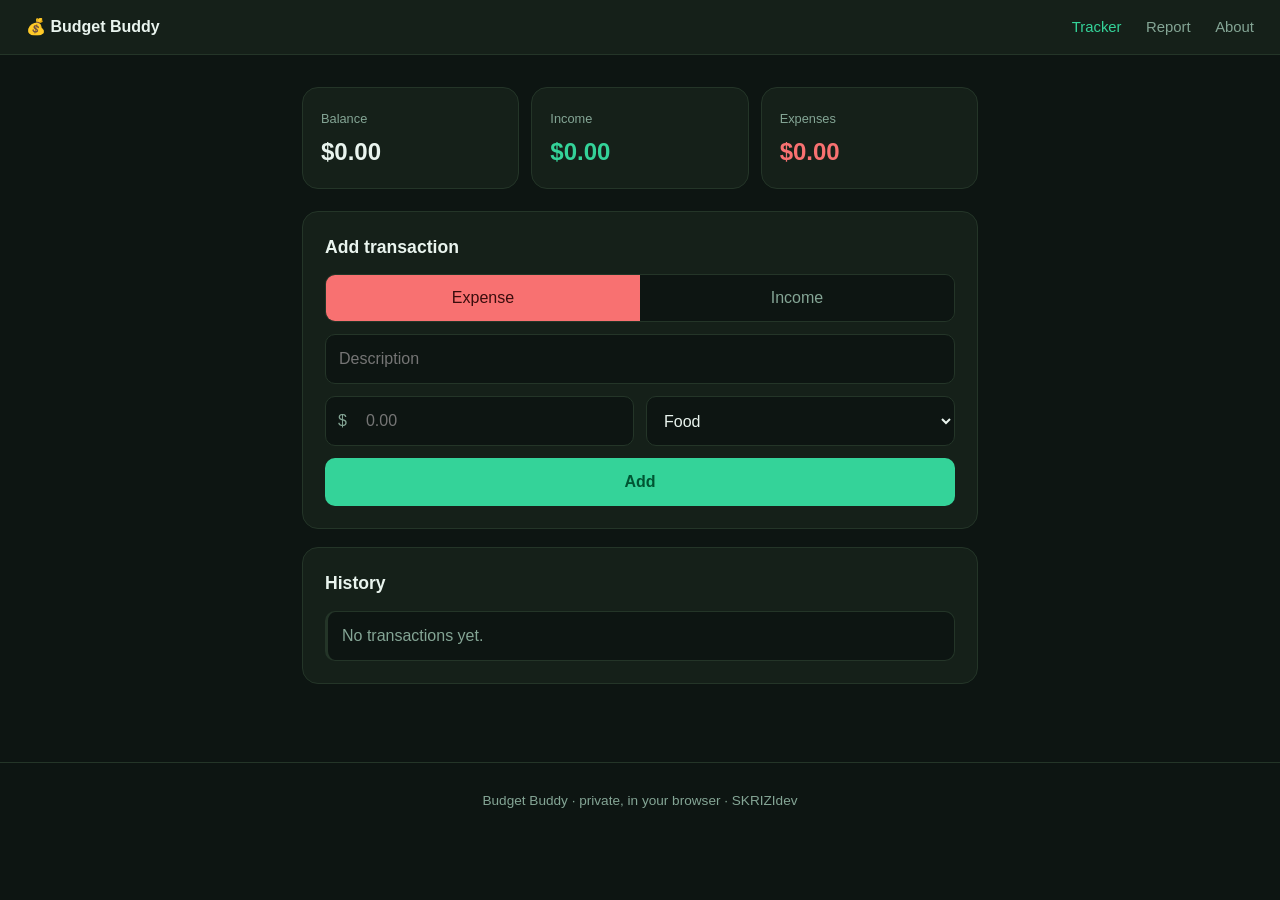
<file: index.html>
<!DOCTYPE html>
<html lang="en">
<head>
<meta charset="UTF-8">
<meta name="viewport" content="width=device-width, initial-scale=1.0">
<title>Budget Buddy — Track your money</title>
<link rel="stylesheet" href="css/style.css">
</head>
<body>
<header class="topbar">
  <a class="brand" href="index.html">💰 Budget Buddy</a>
  <nav>
    <a href="index.html" class="active">Tracker</a>
    <a href="report.html">Report</a>
    <a href="about.html">About</a>
  </nav>
</header>
<main class="wrap">
  <section class="summary">
    <div class="scard bal"><small>Balance</small><b id="balance">$0.00</b></div>
    <div class="scard inc"><small>Income</small><b id="income">$0.00</b></div>
    <div class="scard exp"><small>Expenses</small><b id="expense">$0.00</b></div>
  </section>

  <section class="card">
    <h2>Add transaction</h2>
    <form id="form" class="form">
      <div class="seg" id="type"><button type="button" class="on" data-v="expense">Expense</button><button type="button" data-v="income">Income</button></div>
      <input id="desc" placeholder="Description" required>
      <div class="row2">
        <div class="ip"><span>$</span><input id="amount" type="number" step="0.01" min="0" placeholder="0.00" required></div>
        <select id="cat"></select>
      </div>
      <button class="btn" type="submit">Add</button>
    </form>
  </section>

  <section class="card">
    <h2>History</h2>
    <ul id="list" class="tx-list"></ul>
  </section>
</main>
<footer class="foot">Budget Buddy · private, in your browser · SKRIZIdev</footer>
<script src="js/budget.js"></script>
<script src="js/ui.js"></script>
<script src="js/tracker.js"></script>
</body>
</html>
</file>
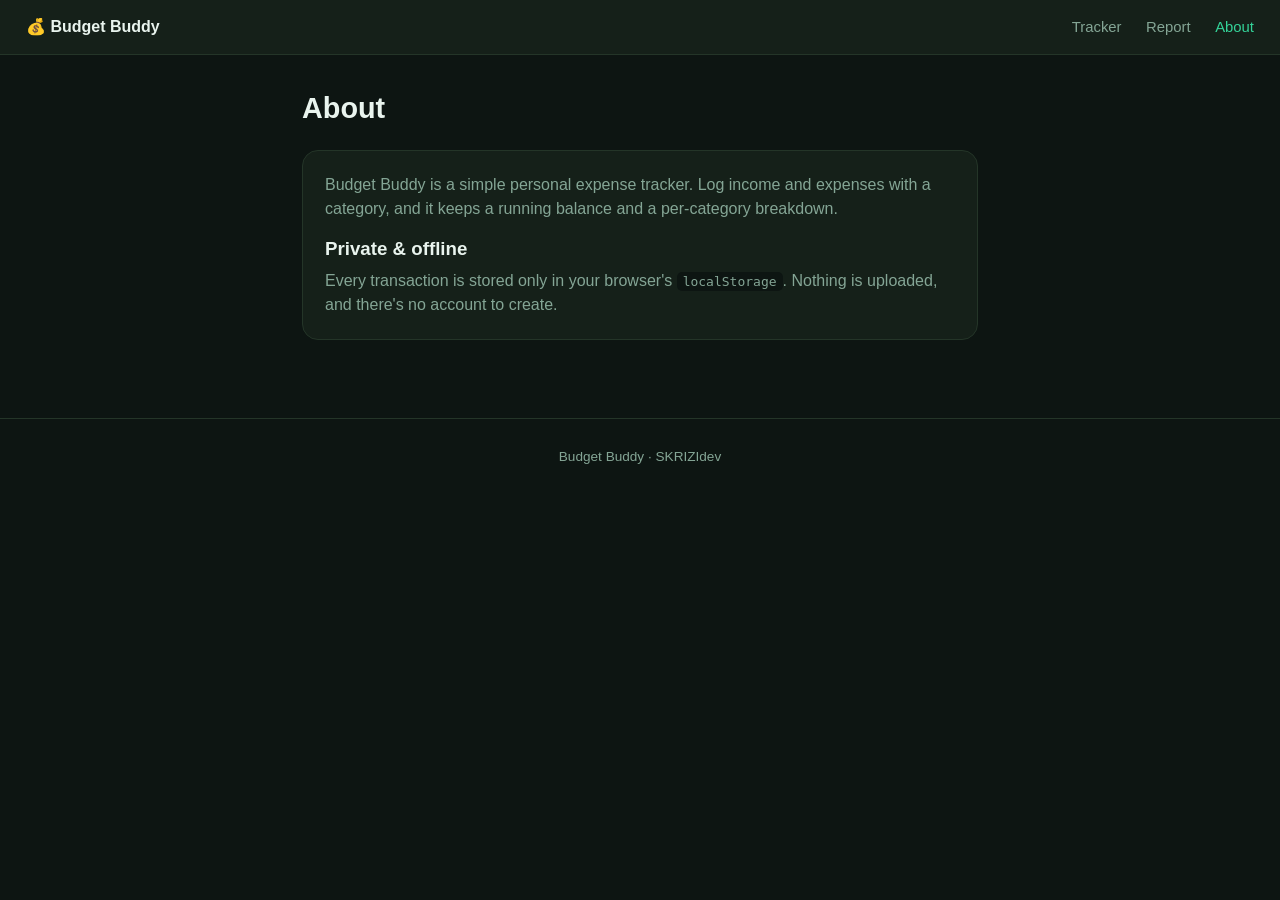
<file: about.html>
<!DOCTYPE html>
<html lang="en">
<head>
<meta charset="UTF-8">
<meta name="viewport" content="width=device-width, initial-scale=1.0">
<title>About — Budget Buddy</title>
<link rel="stylesheet" href="css/style.css">
</head>
<body>
<header class="topbar">
  <a class="brand" href="index.html">💰 Budget Buddy</a>
  <nav>
    <a href="index.html">Tracker</a>
    <a href="report.html">Report</a>
    <a href="about.html" class="active">About</a>
  </nav>
</header>
<main class="wrap">
  <h1 class="ptitle">About</h1>
  <section class="card prose">
    <p>Budget Buddy is a simple personal expense tracker. Log income and expenses with a category, and it keeps a running balance and a per-category breakdown.</p>
    <h3>Private &amp; offline</h3>
    <p>Every transaction is stored only in your browser's <code>localStorage</code>. Nothing is uploaded, and there's no account to create.</p>
  </section>
</main>
<footer class="foot">Budget Buddy · SKRIZIdev</footer>
</body>
</html>
</file>
<file: css/style.css>
:root{
  --bg:#0d1512; --panel:#152019; --line:#243528; --txt:#e9f4ee; --muted:#84a595; --accent:#34d399;
  --green:#34d399; --red:#f87171;
}
*{box-sizing:border-box;margin:0;padding:0}
body{font-family:-apple-system,BlinkMacSystemFont,"Segoe UI",Roboto,sans-serif;background:var(--bg);color:var(--txt);line-height:1.5}
a{color:inherit;text-decoration:none}
.topbar{display:flex;align-items:center;justify-content:space-between;padding:15px 26px;background:var(--panel);border-bottom:1px solid var(--line);position:sticky;top:0;z-index:10}
.brand{font-weight:700}
nav a{color:var(--muted);margin-left:20px;font-size:.93rem}
nav a:hover,nav a.active{color:var(--accent)}
.wrap{max-width:720px;margin:0 auto;padding:32px 22px 60px}
.summary{display:grid;grid-template-columns:repeat(3,1fr);gap:12px;margin-bottom:22px}
.scard{background:var(--panel);border:1px solid var(--line);border-radius:16px;padding:18px}
.scard small{color:var(--muted);font-size:.8rem}
.scard b{display:block;font-size:1.5rem;margin-top:4px}
.scard.bal b{color:var(--txt)} .scard.inc b{color:var(--green)} .scard.exp b{color:var(--red)}
.card{background:var(--panel);border:1px solid var(--line);border-radius:16px;padding:22px;margin-bottom:18px}
.card h2{font-size:1.1rem;margin-bottom:14px}
.form{display:flex;flex-direction:column;gap:12px}
.seg{display:flex;border:1px solid var(--line);border-radius:10px;overflow:hidden}
.seg button{flex:1;background:var(--bg);color:var(--muted);border:none;padding:11px;font:inherit;cursor:pointer}
.seg button.on[data-v=expense]{background:var(--red);color:#3a0d0d}
.seg button.on[data-v=income]{background:var(--green);color:#053}
input,select{font:inherit;background:var(--bg);color:var(--txt);border:1px solid var(--line);border-radius:10px;padding:12px 13px;width:100%}
input:focus,select:focus{outline:2px solid var(--accent);outline-offset:-1px}
.row2{display:grid;grid-template-columns:1fr 1fr;gap:12px}
.ip{display:flex;align-items:center;gap:6px;background:var(--bg);border:1px solid var(--line);border-radius:10px;padding:0 12px}
.ip span{color:var(--muted)} .ip input{border:none;background:transparent}
.btn{font:inherit;background:var(--accent);color:#053;font-weight:700;border:none;padding:12px;border-radius:10px;cursor:pointer}
.tx-list{list-style:none;display:flex;flex-direction:column;gap:8px}
.tx-list li{display:flex;align-items:center;gap:12px;background:var(--bg);border:1px solid var(--line);border-radius:10px;padding:12px 14px;border-left:3px solid var(--line)}
.tx-list li.income{border-left-color:var(--green)} .tx-list li.expense{border-left-color:var(--red)}
.tx-list .d{flex:1}
.tx-list .d small{display:block;color:var(--muted);font-size:.76rem}
.tx-list .amt{font-weight:700}
.tx-list .amt.income{color:var(--green)} .tx-list .amt.expense{color:var(--red)}
.tx-list .x{background:none;border:none;color:var(--muted);cursor:pointer}
.empty{color:var(--muted);text-align:center;padding:24px}
.ptitle{font-size:1.8rem;margin-bottom:20px}
.report{display:flex;flex-direction:column;gap:14px}
.rrow .rhead{display:flex;justify-content:space-between;margin-bottom:6px}
.rrow .rhead b{color:var(--txt)} .rrow .rhead span{color:var(--muted)}
.rbar{height:12px;background:var(--panel);border-radius:7px;overflow:hidden}
.rbar div{height:100%;background:linear-gradient(90deg,var(--accent),#10b981)}
.prose{color:var(--muted)} .prose h3{color:var(--txt);margin:14px 0 6px} .prose code{background:var(--bg);padding:2px 6px;border-radius:5px}
.foot{text-align:center;color:var(--muted);padding:28px;font-size:.85rem;border-top:1px solid var(--line)}
@media(max-width:560px){.summary{grid-template-columns:1fr}.row2{grid-template-columns:1fr}}

/* ---- enhancements: animations ---- */
@keyframes riseIn{from{opacity:0;transform:translateY(16px)}to{opacity:1;transform:none}}
@keyframes slideIn{from{opacity:0;transform:translateX(-10px)}to{opacity:1;transform:none}}
.summary .scard{opacity:0;animation:riseIn .5s ease both}
.summary .scard:nth-child(2){animation-delay:.08s}.summary .scard:nth-child(3){animation-delay:.16s}
.scard b{transition:color .2s}
.card{opacity:0;animation:riseIn .5s ease both;animation-delay:.1s}
.tx-list li{animation:slideIn .4s ease both}
.tx-list li{transition:transform .15s,border-color .2s}
.tx-list li:hover{transform:translateX(3px)}
.tx-list .x{transition:transform .12s,color .15s}.tx-list .x:hover{transform:scale(1.2);color:var(--red)}
.seg button,.btn{transition:transform .1s,background .2s}.btn:active{transform:scale(.96)}
input:focus,select:focus{box-shadow:0 0 0 3px rgba(52,211,153,.14)}
.ptitle{opacity:0;animation:riseIn .5s ease both}
.rrow{opacity:0;animation:riseIn .5s ease both}
.rrow:nth-child(2){animation-delay:.06s}.rrow:nth-child(3){animation-delay:.12s}.rrow:nth-child(4){animation-delay:.18s}
.rbar div{transition:width .7s cubic-bezier(.2,.9,.3,1)}
</file>
